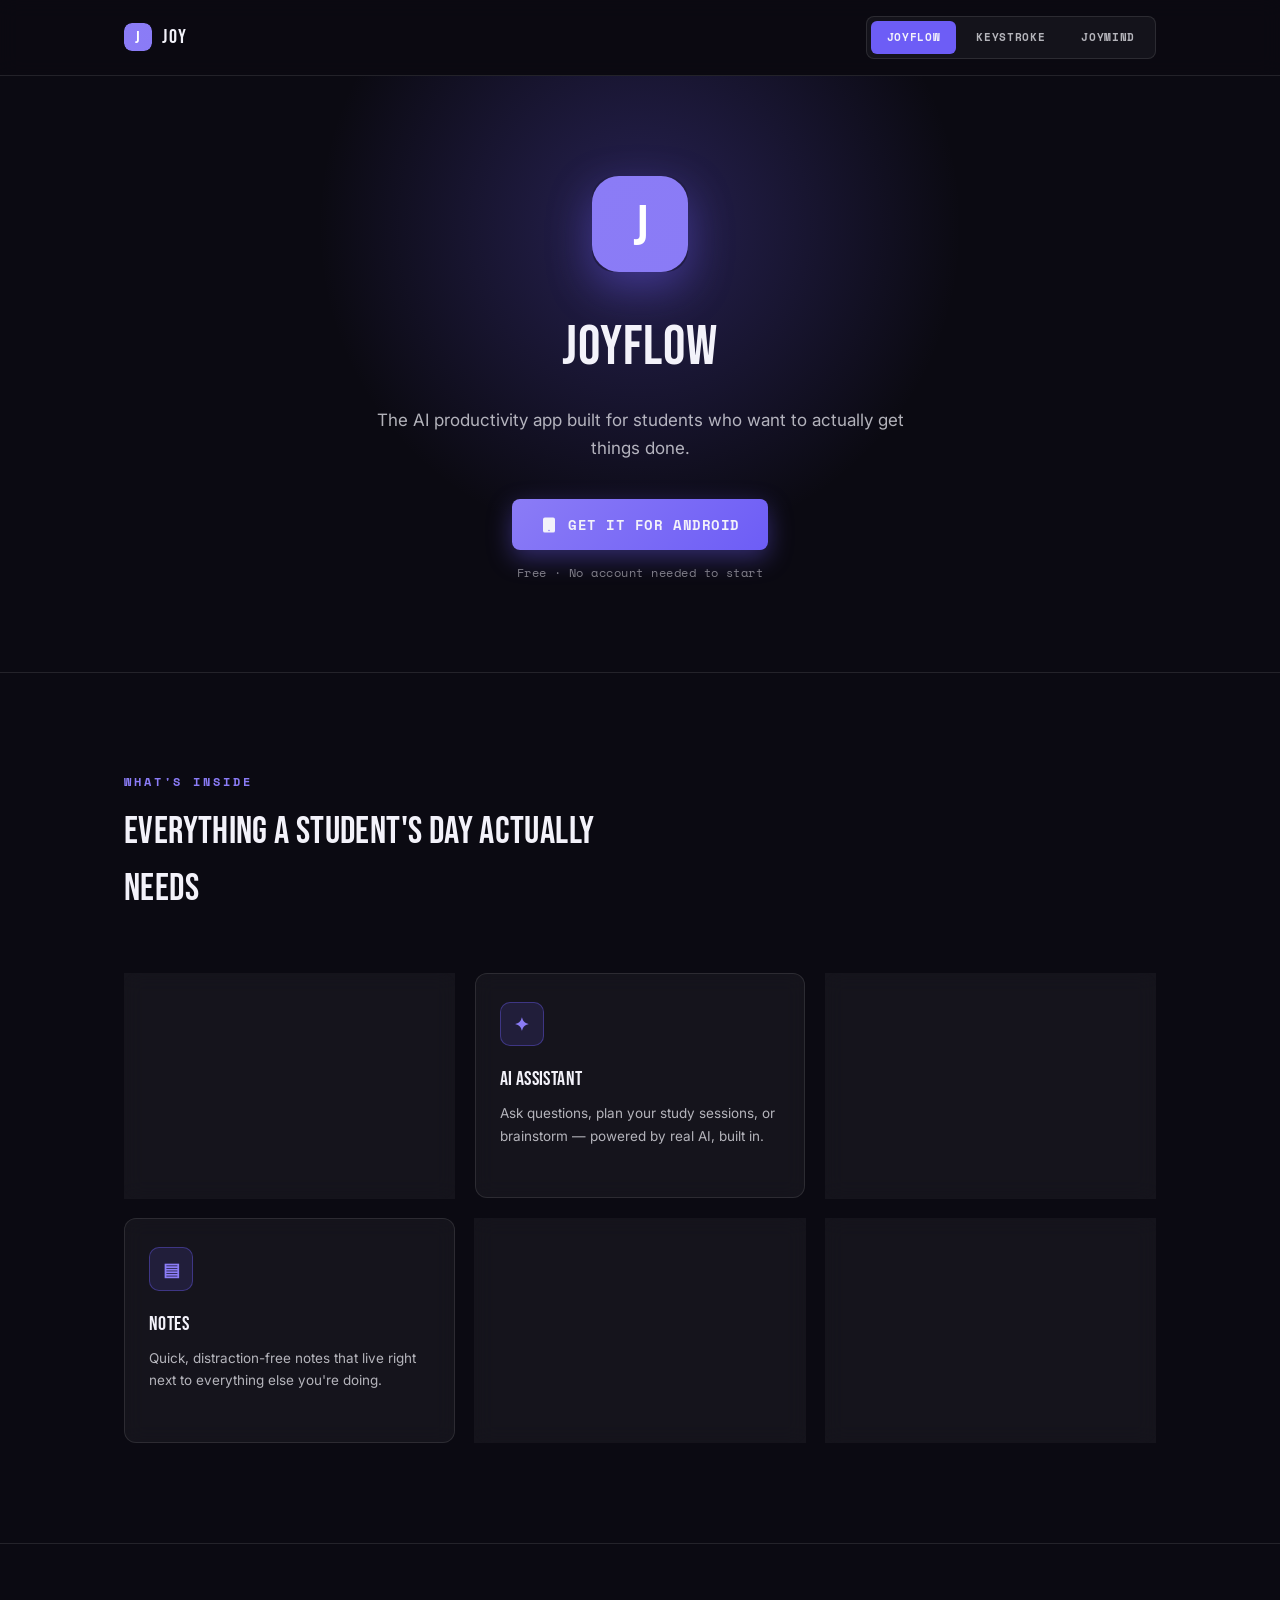
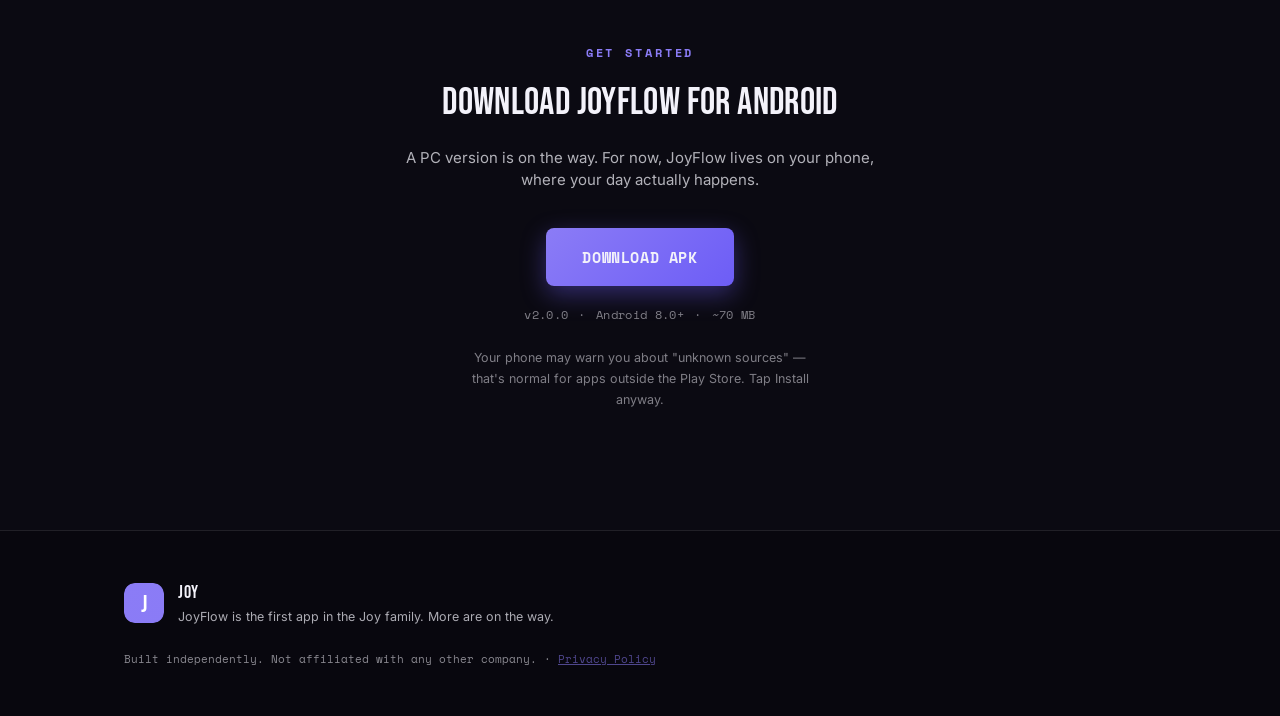
<file: index.html>
<!DOCTYPE html>
<html lang="en">
<head>
<meta charset="UTF-8">
<meta name="viewport" content="width=device-width, initial-scale=1.0">
<title>JoyFlow — AI Productivity, Built for Students</title>
<meta name="description" content="Download JoyFlow — a free AI-powered productivity app with tasks, planner, focus sounds, and more.">
<link rel="preconnect" href="https://fonts.googleapis.com">
<link rel="stylesheet" href="style.css">
</head>
<body>

<nav class="nav">
  <div class="nav-inner">
    <div class="brand">
      <svg viewBox="0 0 32 32" class="brand-icon" xmlns="http://www.w3.org/2000/svg">
        <defs>
          <linearGradient id="joyGrad" x1="0" y1="0" x2="32" y2="32">
            <stop offset="0%" stop-color="#8B7CF6"/>
            <stop offset="100%" stop-color="#6D5DF6"/>
          </linearGradient>
        </defs>
        <rect width="32" height="32" rx="9" fill="url(#joyGrad)"/>
        <text x="16" y="23" text-anchor="middle" font-family="'Bebas Neue', sans-serif" font-size="19" fill="#fff">J</text>
      </svg>
      <span>Joy</span>
    </div>
    <div class="nav-tabs">
  <a href="index.html" class="nav-tab active">JoyFlow</a>
  <a href="keystroke.html" class="nav-tab">Keystroke</a>
  <a href="joymind.html" class="nav-tab">JoyMind</a>
</div>
</nav>

<header class="hero">
  <div class="hero-glow" aria-hidden="true"></div>
  <div class="hero-inner">
    <svg viewBox="0 0 32 32" class="hero-icon" xmlns="http://www.w3.org/2000/svg">
      <defs>
        <linearGradient id="joyGrad2" x1="0" y1="0" x2="32" y2="32">
          <stop offset="0%" stop-color="#8B7CF6"/>
          <stop offset="100%" stop-color="#6D5DF6"/>
        </linearGradient>
      </defs>
      <rect width="32" height="32" rx="9" fill="url(#joyGrad2)"/>
      <text x="16" y="23" text-anchor="middle" font-family="'Bebas Neue', sans-serif" font-size="19" fill="#fff">J</text>
    </svg>
    <h1>JoyFlow</h1>
    <p class="hero-tagline">The AI productivity app built for students who want to actually get things done.</p>
    <div class="hero-actions">
      <a href="#download" class="btn btn-primary">
        <svg width="18" height="18" viewBox="0 0 24 24" fill="none"><path d="M17.5 2h-11A2.5 2.5 0 0 0 4 4.5v15A2.5 2.5 0 0 0 6.5 22h11a2.5 2.5 0 0 0 2.5-2.5v-15A2.5 2.5 0 0 0 17.5 2ZM12 20.25a1 1 0 1 1 0-2 1 1 0 0 1 0 2Z" fill="currentColor"/></svg>
        Get it for Android
      </a>
      <span class="hero-note">Free · No account needed to start</span>
    </div>
  </div>
</header>

<main>

  <section class="features" aria-label="Features">
    <div class="section-inner">
      <p class="eyebrow">What's inside</p>
      <h2>Everything a student's day actually needs</h2>

      <div class="feature-grid">
        <article class="feature-card">
          <div class="feature-icon" style="--icon-bg: rgba(109,93,246,0.14)">✓</div>
          <h3>Tasks & Planner</h3>
          <p>Real to-dos and a real calendar — create, edit, and track your day without the clutter.</p>
        </article>

        <article class="feature-card">
          <div class="feature-icon" style="--icon-bg: rgba(109,93,246,0.14)">✦</div>
          <h3>AI Assistant</h3>
          <p>Ask questions, plan your study sessions, or brainstorm — powered by real AI, built in.</p>
        </article>

        <article class="feature-card">
          <div class="feature-icon" style="--icon-bg: rgba(109,93,246,0.14)">♫</div>
          <h3>JoyAmbients</h3>
          <p>Rain, ocean, night, white noise — four focus sounds that keep playing while you work.</p>
        </article>

        <article class="feature-card">
          <div class="feature-icon" style="--icon-bg: rgba(109,93,246,0.14)">▤</div>
          <h3>Notes</h3>
          <p>Quick, distraction-free notes that live right next to everything else you're doing.</p>
        </article>

        <article class="feature-card">
          <div class="feature-icon" style="--icon-bg: rgba(109,93,246,0.14)">◷</div>
          <h3>Screen Time</h3>
          <p>An honest look at how you're spending your day — good, moderate, or high usage, at a glance.</p>
        </article>

        <article class="feature-card">
          <div class="feature-icon" style="--icon-bg: rgba(109,93,246,0.14)">▣</div>
          <h3>My Apps</h3>
          <p>Pin your five most-used apps right on the home screen — one tap, no hunting.</p>
        </article>
      </div>
    </div>
  </section>

  <section id="download" class="download" aria-label="Download">
    <div class="section-inner download-inner">
      <p class="eyebrow">Get started</p>
      <h2>Download JoyFlow for Android</h2>
      <p class="download-sub">A PC version is on the way. For now, JoyFlow lives on your phone, where your day actually happens.</p>

      <a href="https://github.com/vishwakarmarina/JoyFlow/releases/download/v2.1/app-release.apk" class="btn btn-primary btn-large" download>
        Download APK
      </a>

      <div class="download-meta">
        <span>v2.0.0</span>
        <span aria-hidden="true">·</span>
        <span>Android 8.0+</span>
        <span aria-hidden="true">·</span>
        <span>~70 MB</span>
      </div>

      <p class="download-hint">
        Your phone may warn you about "unknown sources" — that's normal for apps outside the Play Store. Tap Install anyway.
      </p>
    </div>
  </section>

</main>

<footer class="footer">
  <div class="section-inner footer-inner">
    <div class="footer-brand">
      <svg viewBox="0 0 32 32" class="footer-icon" xmlns="http://www.w3.org/2000/svg">
        <defs>
          <linearGradient id="joyGrad3" x1="0" y1="0" x2="32" y2="32">
            <stop offset="0%" stop-color="#8B7CF6"/>
            <stop offset="100%" stop-color="#6D5DF6"/>
          </linearGradient>
        </defs>
        <rect width="32" height="32" rx="9" fill="url(#joyGrad3)"/>
        <text x="16" y="23" text-anchor="middle" font-family="'Bebas Neue', sans-serif" font-size="19" fill="#fff">J</text>
      </svg>
      <div>
        <p class="footer-title">Joy</p>
        <p class="footer-sub">JoyFlow is the first app in the Joy family. More are on the way.</p>
      </div>
    </div>
    <p class="footer-copy">Built independently. Not affiliated with any other company. · <a href="privacy.html" style="color: var(--text-tertiary);">Privacy Policy</a></p>
  </div>
</footer>

</body>
</html>
</file>
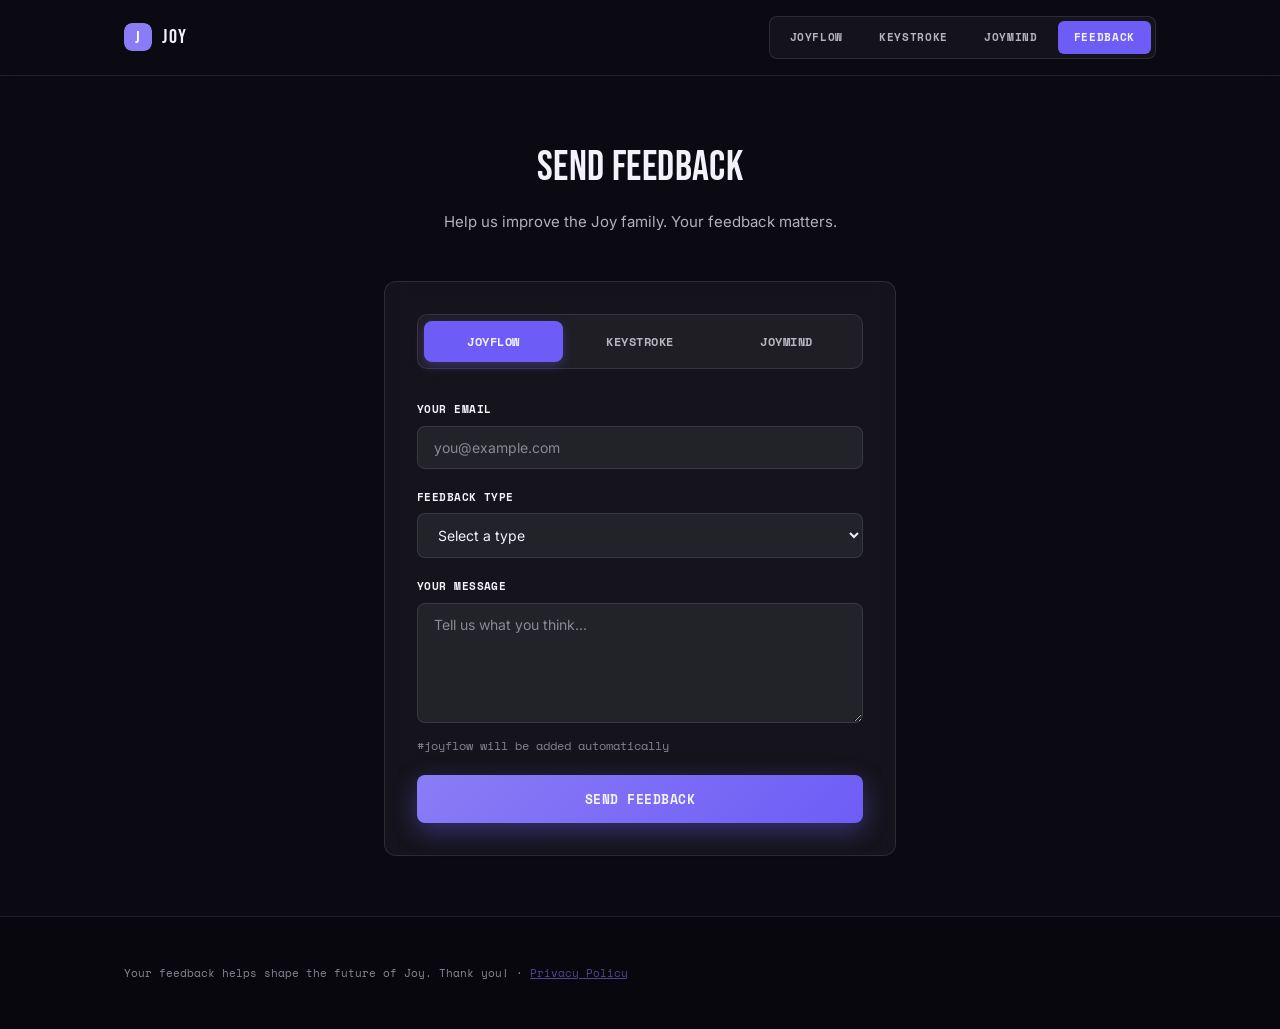
<file: feedback.html>
<!DOCTYPE html>
<html lang="en">
<head>
<meta charset="UTF-8">
<meta name="viewport" content="width=device-width, initial-scale=1.0">
<title>Feedback — Joy</title>
<meta name="description" content="Send feedback about JoyFlow, Keystroke, or JoyMind.">
<link rel="preconnect" href="https://fonts.googleapis.com">
<link rel="stylesheet" href="style.css">
<style>
  .feedback-page-container {
    max-width: 560px;
    margin: 60px auto;
    padding: 0 24px;
  }

  .feedback-header {
    text-align: center;
    margin-bottom: 48px;
  }

  .feedback-header h1 {
    font-family: 'Bebas Neue', sans-serif;
    font-size: 42px;
    font-weight: 400;
    letter-spacing: 0.01em;
    margin-bottom: 12px;
  }

  .feedback-header p {
    color: var(--text-secondary);
    font-size: 15px;
  }

  .feedback-tabs {
    display: flex;
    gap: 8px;
    margin-bottom: 32px;
    background: var(--paper);
    border: 1px solid var(--glass-border);
    border-radius: 10px;
    padding: 6px;
  }

  .feedback-tab {
    flex: 1;
    text-align: center;
    padding: 12px 16px;
    border: none;
    background: transparent;
    color: var(--text-secondary);
    font-family: 'Space Mono', monospace;
    font-size: 12px;
    font-weight: 700;
    letter-spacing: 0.04em;
    text-transform: uppercase;
    border-radius: 8px;
    cursor: pointer;
    transition: all 0.2s ease;
  }

  .feedback-tab:hover {
    color: var(--white);
  }

  .feedback-tab.active {
    background: var(--purple);
    color: var(--white);
    box-shadow: 0 4px 12px rgba(109,93,246,0.3);
  }

  .feedback-form {
    background: var(--glass-fill);
    border: 1px solid var(--glass-border);
    border-radius: 12px;
    padding: 32px;
    backdrop-filter: blur(10px);
  }

  .form-group {
    margin-bottom: 20px;
  }

  .form-group:last-child {
    margin-bottom: 0;
  }

  .form-label {
    display: block;
    color: var(--white);
    font-family: 'Space Mono', monospace;
    font-size: 11px;
    font-weight: 700;
    letter-spacing: 0.04em;
    text-transform: uppercase;
    margin-bottom: 8px;
  }

  .form-input,
  .form-textarea {
    width: 100%;
    padding: 12px 16px;
    background: rgba(255,255,255,0.06);
    border: 1px solid var(--glass-border);
    border-radius: 8px;
    color: var(--white);
    font-family: 'Inter', -apple-system, sans-serif;
    font-size: 14px;
    transition: border-color 0.2s ease;
  }

  .form-input:focus,
  .form-textarea:focus {
    outline: none;
    border-color: var(--purple);
  }

  .form-input::placeholder,
  .form-textarea::placeholder {
    color: var(--text-tertiary);
  }

  .form-textarea {
    resize: vertical;
    min-height: 120px;
    font-family: 'Inter', -apple-system, sans-serif;
  }

  .hashtag-hint {
    font-size: 12px;
    color: var(--text-tertiary);
    margin-top: 8px;
    font-family: 'Space Mono', monospace;
  }

  .submit-btn {
    width: 100%;
    padding: 14px 24px;
    background: linear-gradient(135deg, var(--purple-light), var(--purple));
    border: none;
    border-radius: 8px;
    color: var(--white);
    font-family: 'Space Mono', monospace;
    font-size: 13px;
    font-weight: 700;
    letter-spacing: 0.04em;
    text-transform: uppercase;
    cursor: pointer;
    transition: transform 0.15s ease, box-shadow 0.15s ease;
    box-shadow: 0 8px 24px rgba(109,93,246,0.4);
  }

  .submit-btn:hover:not(:disabled) {
    transform: translateY(-2px);
    box-shadow: 0 12px 36px rgba(109,93,246,0.55);
  }

  .submit-btn:disabled {
    opacity: 0.6;
    cursor: not-allowed;
  }

  .success-message, .error-message {
    display: none;
    padding: 14px 16px;
    border-radius: 8px;
    text-align: center;
    font-size: 13px;
    font-family: 'Inter', -apple-system, sans-serif;
    margin-bottom: 16px;
    animation: fadeIn 0.3s ease;
  }

  .success-message {
    background: rgba(76,63,209,0.15);
    border: 1px solid rgba(139,124,246,0.3);
    color: var(--purple-light);
  }

  .error-message {
    background: rgba(220,38,38,0.15);
    border: 1px solid rgba(220,38,38,0.3);
    color: #fca5a5;
  }

  .success-message.show, .error-message.show {
    display: block;
  }

  @keyframes fadeIn {
    from { opacity: 0; }
    to { opacity: 1; }
  }

  @media (max-width: 600px) {
    .feedback-page-container {
      margin: 40px auto;
    }

    .feedback-header h1 {
      font-size: 32px;
    }

    .feedback-form {
      padding: 24px;
    }

    .feedback-tabs {
      flex-wrap: wrap;
    }

    .feedback-tab {
      flex: 1;
      min-width: 90px;
    }
  }
</style>
</head>
<body>

<nav class="nav">
  <div class="nav-inner">
    <div class="brand">
      <svg viewBox="0 0 32 32" class="brand-icon" xmlns="http://www.w3.org/2000/svg">
        <defs>
          <linearGradient id="joyGrad" x1="0" y1="0" x2="32" y2="32">
            <stop offset="0%" stop-color="#8B7CF6"/>
            <stop offset="100%" stop-color="#6D5DF6"/>
          </linearGradient>
        </defs>
        <rect width="32" height="32" rx="9" fill="url(#joyGrad)"/>
        <text x="16" y="23" text-anchor="middle" font-family="'Bebas Neue', sans-serif" font-size="19" fill="#fff">J</text>
      </svg>
      <span>Joy</span>
    </div>
    <div class="nav-tabs">
      <a href="index.html" class="nav-tab">JoyFlow</a>
      <a href="keystroke.html" class="nav-tab">Keystroke</a>
      <a href="joymind.html" class="nav-tab">JoyMind</a>
      <a href="feedback.html" class="nav-tab active">Feedback</a>
    </div>
  </div>
</nav>

<div class="feedback-page-container">
  <div class="feedback-header">
    <h1>Send Feedback</h1>
    <p>Help us improve the Joy family. Your feedback matters.</p>
  </div>

  <div class="feedback-form">
    <div class="success-message" id="successMessage">✓ Feedback sent! Thank you for helping us improve.</div>
    <div class="error-message" id="errorMessage">✗ Error sending feedback. Please try again.</div>

    <div class="feedback-tabs">
      <button class="feedback-tab active" data-product="joyflow">JoyFlow</button>
      <button class="feedback-tab" data-product="keystroke">Keystroke</button>
      <button class="feedback-tab" data-product="joymind">JoyMind</button>
    </div>

    <form id="feedbackForm" method="POST" action="https://formspree.io/f/mgvvnwvn">
      <input type="hidden" name="product" id="productInput" value="joyflow">
      
      <div class="form-group">
        <label class="form-label">Your Email</label>
        <input type="email" class="form-input" name="email" placeholder="you@example.com" required>
      </div>

      <div class="form-group">
        <label class="form-label">Feedback Type</label>
        <select class="form-input" name="feedback_type" required style="cursor: pointer;">
          <option value="">Select a type</option>
          <option value="bug">Bug Report</option>
          <option value="feature">Feature Request</option>
          <option value="improvement">Improvement</option>
          <option value="general">General Feedback</option>
        </select>
      </div>

      <div class="form-group">
        <label class="form-label">Your Message</label>
        <textarea class="form-textarea" name="message" placeholder="Tell us what you think..." required></textarea>
        <div class="hashtag-hint" id="hashtag">#joyflow will be added automatically</div>
      </div>

      <button type="submit" class="submit-btn" id="submitBtn">Send Feedback</button>
    </form>
  </div>
</div>

<footer class="footer" style="margin-top: 60px;">
  <div class="section-inner footer-inner">
    <p class="footer-copy">Your feedback helps shape the future of Joy. Thank you! · <a href="privacy.html" style="color: var(--text-tertiary);">Privacy Policy</a></p>
  </div>
</footer>

<script>
  const feedbackTabs = document.querySelectorAll('.feedback-tab');
  const feedbackForm = document.getElementById('feedbackForm');
  const productInput = document.getElementById('productInput');
  const hashtagHint = document.getElementById('hashtag');
  const messageInput = feedbackForm.querySelector('textarea[name="message"]');
  let selectedProduct = 'joyflow';

  // Tab switching
  feedbackTabs.forEach(tab => {
    tab.addEventListener('click', () => {
      feedbackTabs.forEach(t => t.classList.remove('active'));
      tab.classList.add('active');
      selectedProduct = tab.dataset.product;
      productInput.value = selectedProduct;
      
      const productNames = {
        'joyflow': '#joyflow',
        'keystroke': '#keystroke',
        'joymind': '#joymind'
      };
      hashtagHint.textContent = `${productNames[selectedProduct]} will be added automatically`;
    });
  });

  // Add hashtag before form submission
  feedbackForm.addEventListener('submit', (e) => {
    const currentMessage = messageInput.value;
    if (!currentMessage.includes(`#${selectedProduct}`)) {
      messageInput.value = `${currentMessage}\n\n#${selectedProduct}`;
    }
  });
</script>

</body>
</html>
</file>
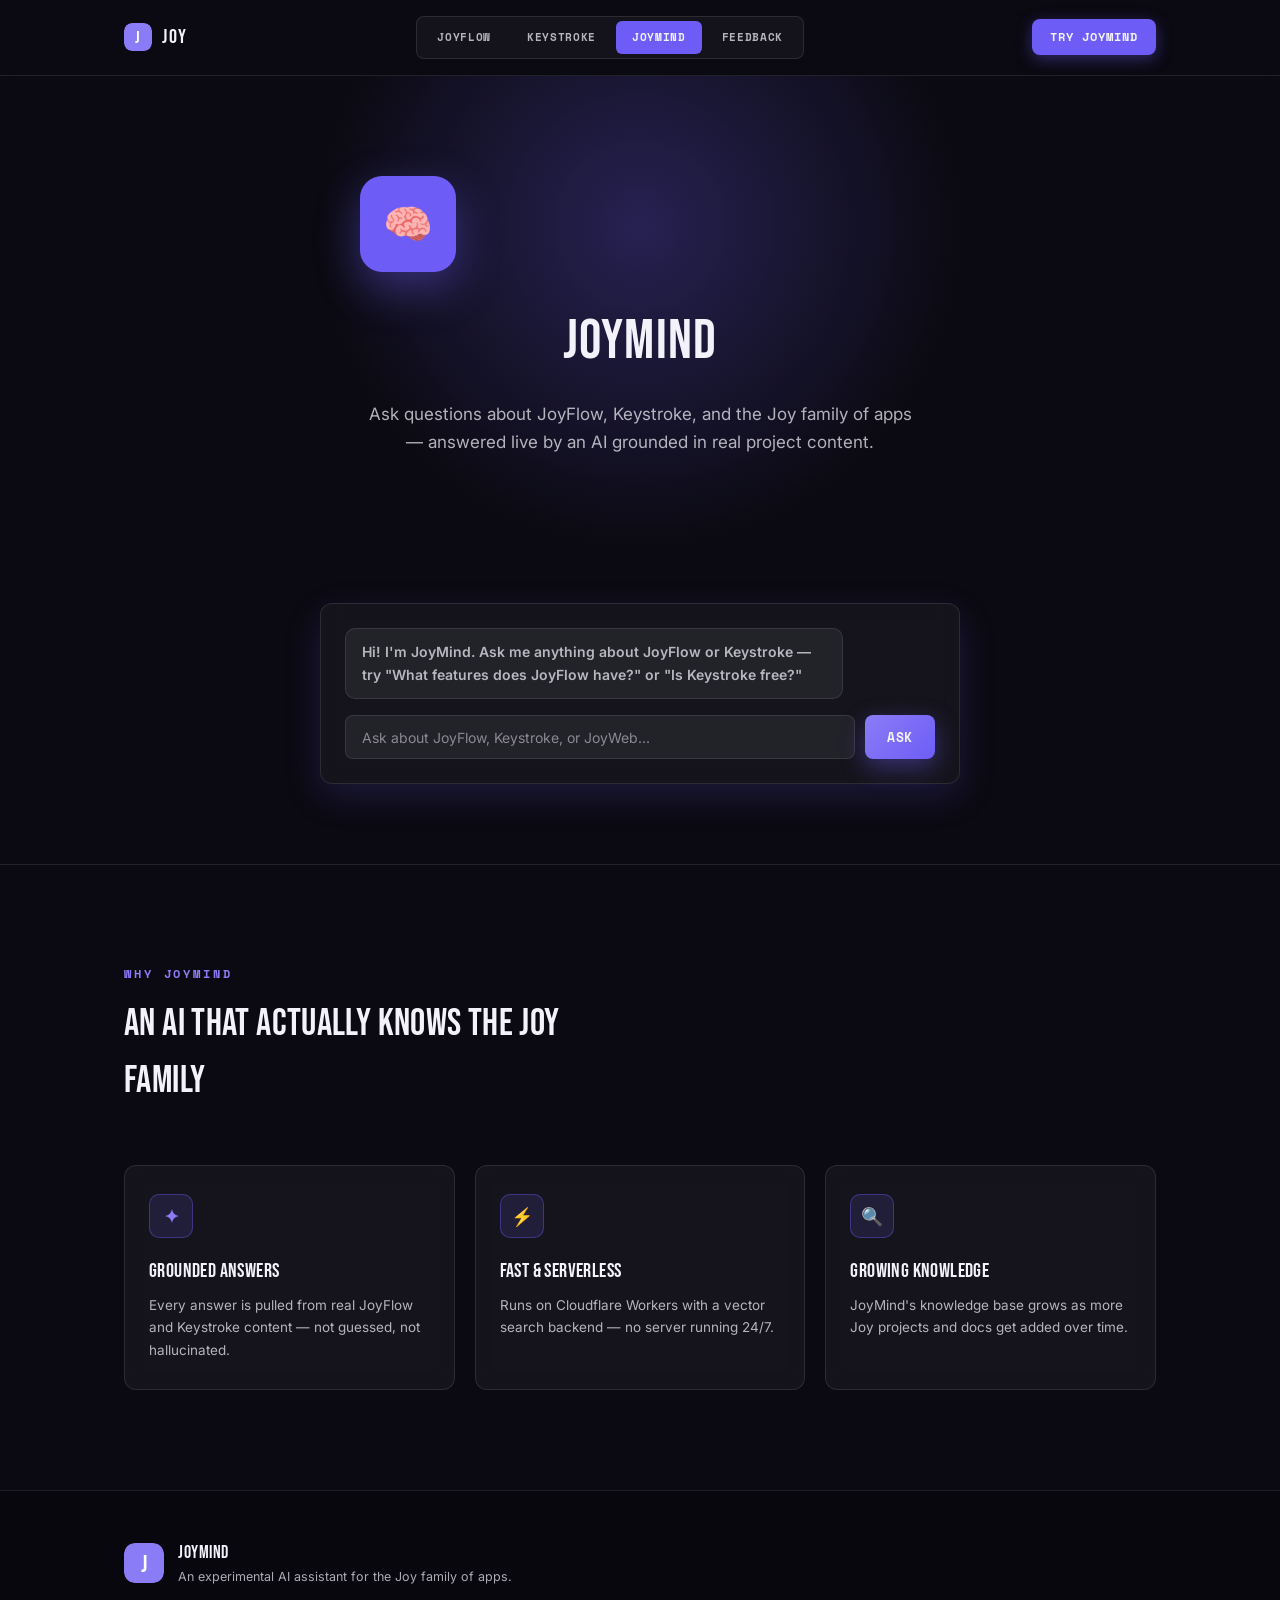
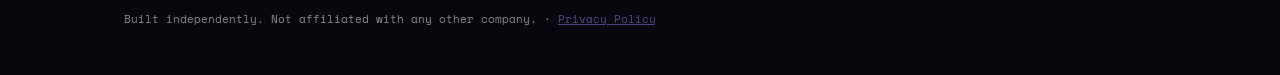
<file: joymind.html>
<!DOCTYPE html>
<html lang="en">
<head>
<meta charset="UTF-8">
<meta name="viewport" content="width=device-width, initial-scale=1.0">
<title>JoyMind — Ask About Navin's Projects</title>
<link rel="preconnect" href="https://fonts.googleapis.com">
<link rel="preconnect" href="https://fonts.gstatic.com" crossorigin>
<link href="https://fonts.googleapis.com/css2?family=Inter:wght@600&display=swap" rel="stylesheet">
<link rel="stylesheet" href="style.css">

<!-- New: bold simple font + word-by-word reveal for bot answers.
     Placed after style.css so it overrides earlier rules. -->
<style>
  .chat-message-bot {
    font-family: "Inter", system-ui, -apple-system, "Segoe UI", sans-serif;
    font-weight: 600;
    white-space: pre-wrap; /* keeps line breaks from the answer */
  }

  /* Each word starts invisible and slightly low, then fades up into place */
  .word {
    display: inline-block;
    opacity: 0;
    transform: translateY(6px);
    animation: wordIn 0.4s ease forwards;
  }
  @keyframes wordIn {
    to { opacity: 1; transform: translateY(0); }
  }

  /* Gentle pulse while waiting for the Worker */
  .chat-message-bot.thinking {
    animation: thinkingPulse 1.2s ease-in-out infinite;
  }
  @keyframes thinkingPulse {
    0%, 100% { opacity: 0.45; }
    50% { opacity: 1; }
  }

  /* Respect people who turn off motion on their device */
  @media (prefers-reduced-motion: reduce) {
    .word { animation: none; opacity: 1; transform: none; }
    .chat-message-bot.thinking { animation: none; }
  }
</style>
</head>
<body>

<nav class="nav">
  <div class="nav-inner">
    <div class="brand">
      <svg viewBox="0 0 32 32" class="brand-icon" xmlns="http://www.w3.org/2000/svg">
        <defs>
          <linearGradient id="joyGrad" x1="0" y1="0" x2="32" y2="32">
            <stop offset="0%" stop-color="#8B7CF6"/>
            <stop offset="100%" stop-color="#6D5DF6"/>
          </linearGradient>
        </defs>
        <rect width="32" height="32" rx="9" fill="url(#joyGrad)"/>
        <text x="16" y="23" text-anchor="middle" font-family="'Bebas Neue', sans-serif" font-size="19" fill="#fff">J</text>
      </svg>
      <span>Joy</span>
    </div>
    <div class="nav-tabs">
      <a href="index.html" class="nav-tab">JoyFlow</a>
      <a href="keystroke.html" class="nav-tab">Keystroke</a>
      <a href="joymind.html" class="nav-tab active">JoyMind</a>
      <a href="feedback.html" class="nav-tab">Feedback</a>
    </div>
    <a href="#chat" class="nav-cta">Try JoyMind</a>
  </div>
</nav>

<header class="hero">
  <div class="hero-glow"></div>
  <div class="hero-inner">
    <div class="hero-icon" style="background: var(--purple); display:flex; align-items:center; justify-content:center; font-size:40px;">🧠</div>
    <h1>JoyMind</h1>
    <p class="hero-tagline">
      Ask questions about JoyFlow, Keystroke, and the Joy family of apps — answered live by an AI grounded in real project content.
    </p>
  </div>
</header>

<section class="chat-section" id="chat">
  <div class="section-inner">
    <div class="chat-container">
      <div class="chat-messages" id="chatMessages">
        <div class="chat-message chat-message-bot" id="greeting">Hi! I'm JoyMind. Ask me anything about JoyFlow or Keystroke — try "What features does JoyFlow have?" or "Is Keystroke free?"</div>
      </div>

      <form class="chat-input-row" id="chatForm">
        <input
          type="text"
          id="chatInput"
          class="chat-input"
          placeholder="Ask about JoyFlow, Keystroke, or JoyWeb..."
          autocomplete="off"
          required
        />
        <button type="submit" class="btn btn-primary chat-send-btn" id="chatSendBtn">Ask</button>
      </form>
    </div>
  </div>
</section>

<section class="features">
  <div class="section-inner">
    <div class="eyebrow">Why JoyMind</div>
    <h2>An AI that actually knows the Joy family</h2>
    <div class="feature-grid">
      <div class="feature-card">
        <div class="feature-icon">✦</div>
        <h3>Grounded Answers</h3>
        <p>Every answer is pulled from real JoyFlow and Keystroke content — not guessed, not hallucinated.</p>
      </div>
      <div class="feature-card">
        <div class="feature-icon">⚡</div>
        <h3>Fast &amp; Serverless</h3>
        <p>Runs on Cloudflare Workers with a vector search backend — no server running 24/7.</p>
      </div>
      <div class="feature-card">
        <div class="feature-icon">🔍</div>
        <h3>Growing Knowledge</h3>
        <p>JoyMind's knowledge base grows as more Joy projects and docs get added over time.</p>
      </div>
    </div>
  </div>
</section>

<footer class="footer">
  <div class="section-inner footer-inner">
    <div class="footer-brand">
      <svg viewBox="0 0 32 32" class="footer-icon" xmlns="http://www.w3.org/2000/svg">
        <defs>
          <linearGradient id="joyGrad3" x1="0" y1="0" x2="32" y2="32">
            <stop offset="0%" stop-color="#8B7CF6"/>
            <stop offset="100%" stop-color="#6D5DF6"/>
          </linearGradient>
        </defs>
        <rect width="32" height="32" rx="9" fill="url(#joyGrad3)"/>
        <text x="16" y="23" text-anchor="middle" font-family="'Bebas Neue', sans-serif" font-size="19" fill="#fff">J</text>
      </svg>
      <div>
        <p class="footer-title">JoyMind</p>
        <p class="footer-sub">An experimental AI assistant for the Joy family of apps.</p>
      </div>
    </div>
    <p class="footer-copy">Built independently. Not affiliated with any other company. · <a href="privacy.html" style="color: var(--text-tertiary);">Privacy Policy</a></p>
  </div>
</footer>

<script>
const WORKER_URL = "https://joymind-worker.joyflow-navin.workers.dev/ask";

const chatMessages = document.getElementById("chatMessages");
const chatForm = document.getElementById("chatForm");
const chatInput = document.getElementById("chatInput");
const chatSendBtn = document.getElementById("chatSendBtn");

function addMessage(text, sender) {
  const msg = document.createElement("div");
  msg.className = `chat-message chat-message-${sender}`;
  msg.textContent = text;
  chatMessages.appendChild(msg);
  chatMessages.scrollTop = chatMessages.scrollHeight;
  return msg;
}

// Fills a bot bubble with the text, one word at a time, each word fading in.
// Uses textContent on every span (never innerHTML), so answers can't inject HTML.
function showAnswer(el, text) {
  el.textContent = "";
  el.classList.remove("thinking");

  // split(/(\s+)/) keeps the spaces and line breaks as their own pieces,
  // so the original spacing is preserved
  const parts = text.trim().split(/(\s+)/);
  let wordIndex = 0;

  parts.forEach((part) => {
    if (!part) return;

    if (/^\s+$/.test(part)) {
      el.appendChild(document.createTextNode(part));
      return;
    }

    const span = document.createElement("span");
    span.className = "word";
    span.textContent = part;
    // 40ms between words, capped at 1.5s so long answers don't drag
    span.style.animationDelay = Math.min(wordIndex * 40, 1500) + "ms";
    el.appendChild(span);
    wordIndex++;
  });

  chatMessages.scrollTop = chatMessages.scrollHeight;
}

// Animate the opening greeting once when the page loads
const greeting = document.getElementById("greeting");
showAnswer(greeting, greeting.textContent);

chatForm.addEventListener("submit", async (e) => {
  e.preventDefault();
  const question = chatInput.value.trim();
  if (!question) return;

  addMessage(question, "user");
  chatInput.value = "";
  chatSendBtn.disabled = true;

  const loadingMsg = addMessage("Thinking...", "bot");
  loadingMsg.classList.add("thinking");

  try {
    const res = await fetch(WORKER_URL, {
      method: "POST",
      headers: { "Content-Type": "application/json" },
      body: JSON.stringify({ question }),
    });

    if (!res.ok) throw new Error(`Request failed: ${res.status}`);

    const data = await res.json();
    showAnswer(loadingMsg, data.answer || "Sorry, I couldn't find an answer to that.");
  } catch (err) {
    showAnswer(loadingMsg, "Something went wrong reaching JoyMind. Please try again in a moment.");
    console.error(err);
  } finally {
    chatSendBtn.disabled = false;
    chatInput.focus();
  }
});
</script>

</body>
</html>
</file>
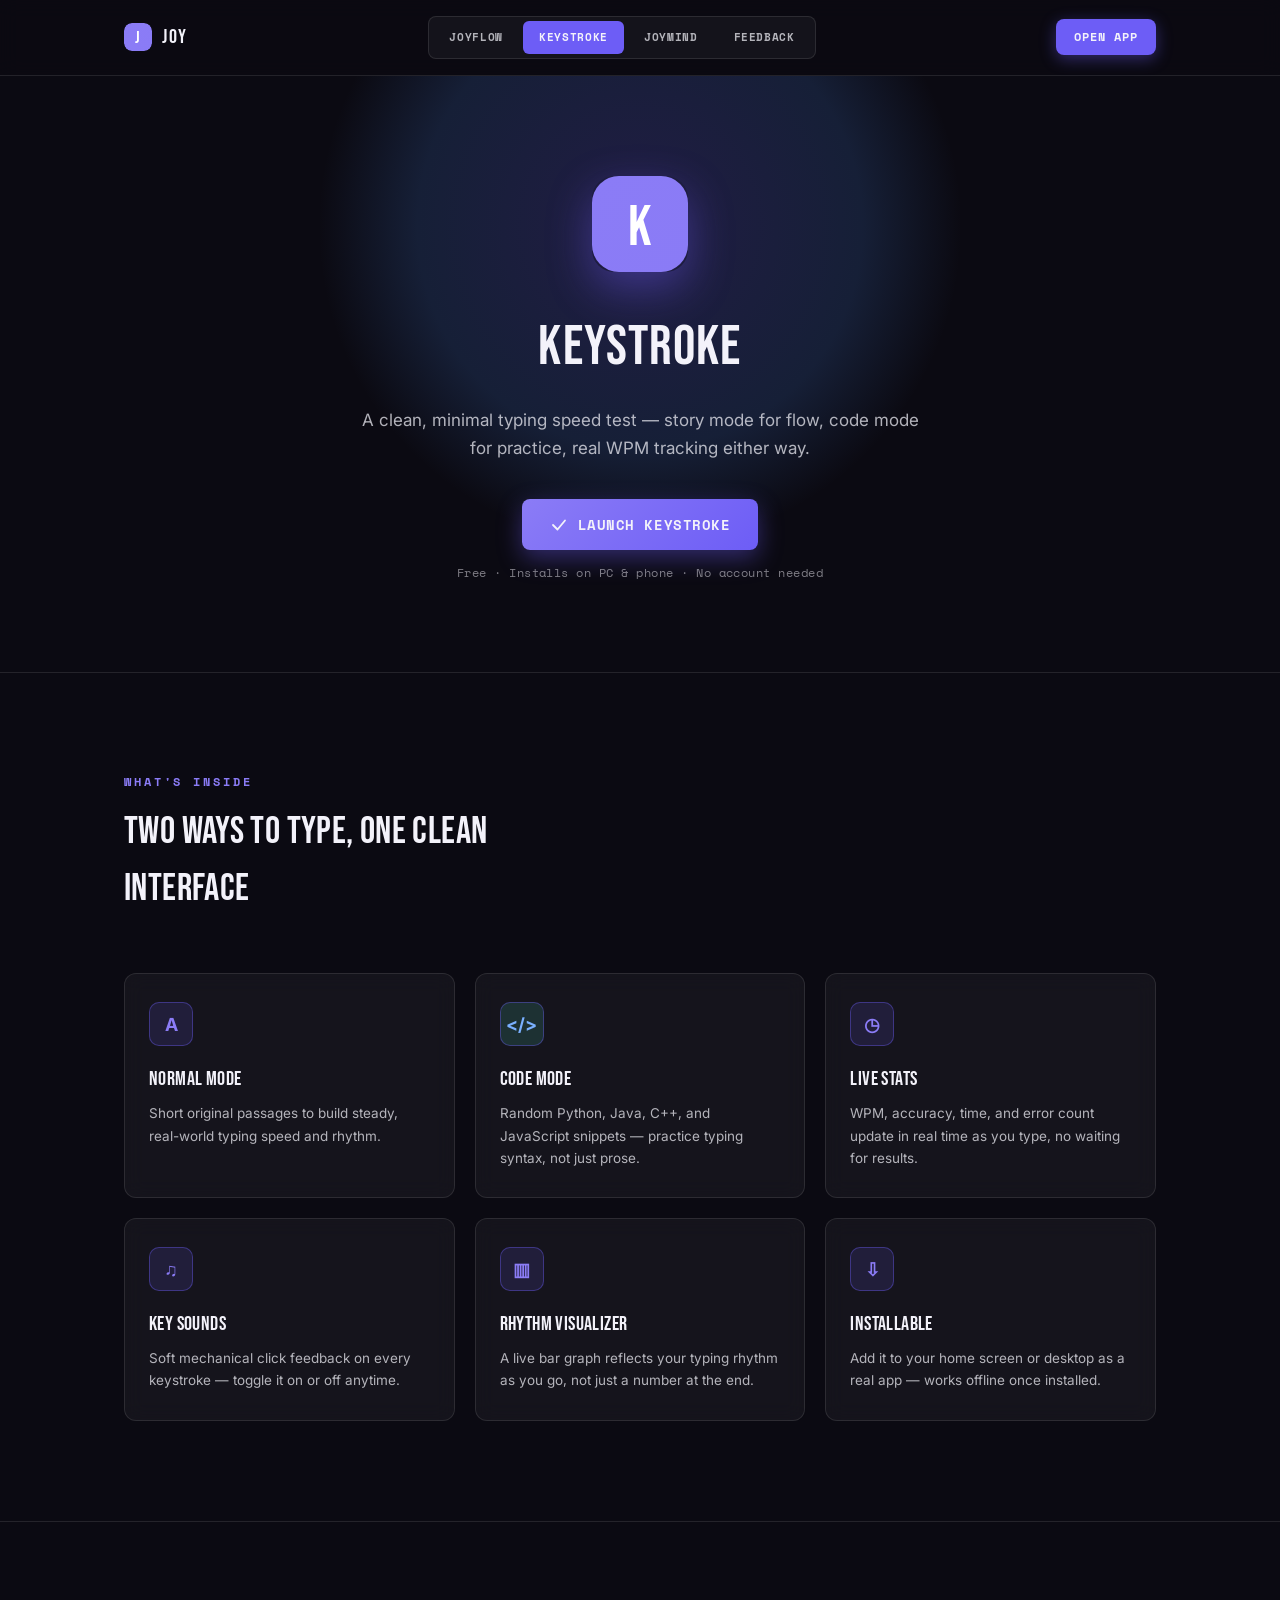
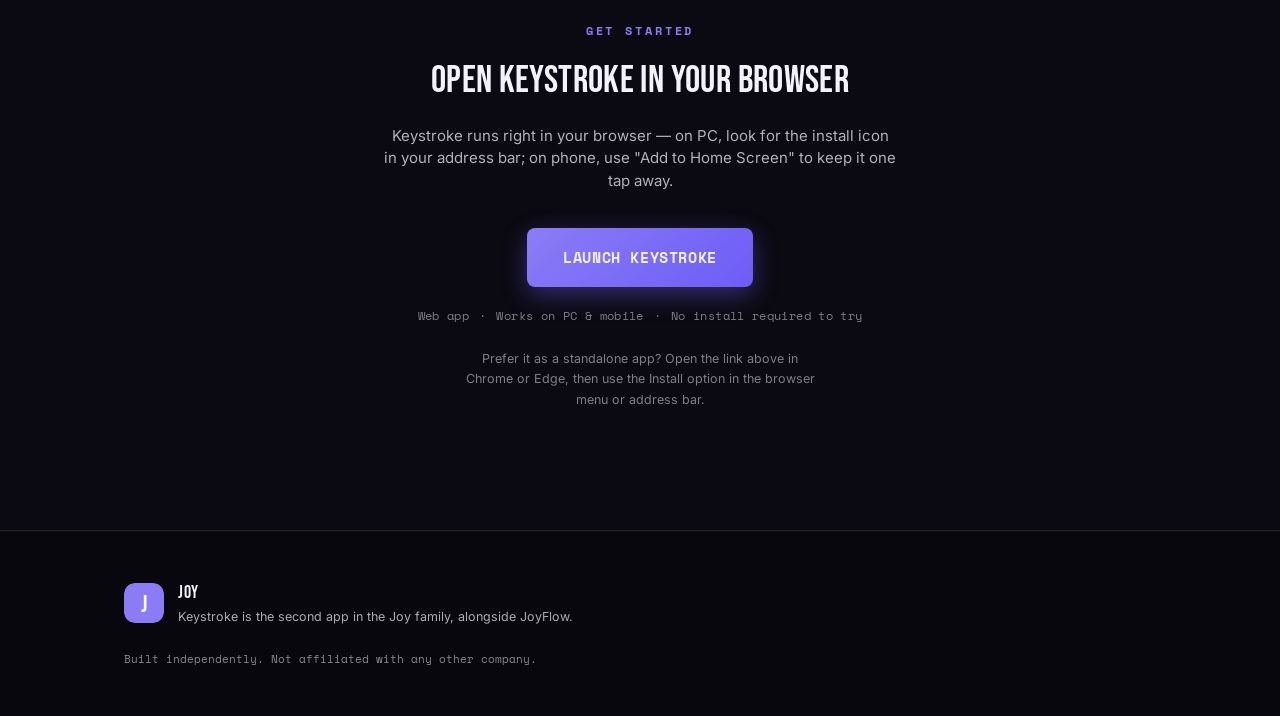
<file: keystroke.html>
<!DOCTYPE html>
<html lang="en">
<head>
<meta charset="UTF-8">
<meta name="viewport" content="width=device-width, initial-scale=1.0">
<title>Keystroke — Typing Speed Test</title>
<meta name="description" content="Keystroke — a minimal typing speed test with normal text and coding modes, live WPM tracking, and toggleable key sounds. Installs on PC and phone.">
<link rel="preconnect" href="https://fonts.googleapis.com">
<link rel="stylesheet" href="style.css">
</head>
<body>

<nav class="nav">
  <div class="nav-inner">
    <div class="brand">
      <svg viewBox="0 0 32 32" class="brand-icon" xmlns="http://www.w3.org/2000/svg">
        <defs>
          <linearGradient id="joyGrad" x1="0" y1="0" x2="32" y2="32">
            <stop offset="0%" stop-color="#8B7CF6"/>
            <stop offset="100%" stop-color="#6D5DF6"/>
          </linearGradient>
        </defs>
        <rect width="32" height="32" rx="9" fill="url(#joyGrad)"/>
        <text x="16" y="23" text-anchor="middle" font-family="'Bebas Neue', sans-serif" font-size="19" fill="#fff">J</text>
      </svg>
      <span>Joy</span>
    </div>
    <div class="nav-tabs">
      <a href="index.html" class="nav-tab">JoyFlow</a>
      <a href="keystroke.html" class="nav-tab active">Keystroke</a>
      <a href="joymind.html" class="nav-tab">JoyMind</a>
      <a href="feedback.html" class="nav-tab">Feedback</a>
    </div>
    <a href="#launch" class="nav-cta">Open App</a>
  </div>
</nav>

<header class="hero">
  <div class="hero-glow hero-glow-keystroke" aria-hidden="true"></div>
  <div class="hero-inner">
    <svg viewBox="0 0 32 32" class="hero-icon" xmlns="http://www.w3.org/2000/svg">
      <defs>
        <linearGradient id="joyGrad2" x1="0" y1="0" x2="32" y2="32">
          <stop offset="0%" stop-color="#8B7CF6"/>
          <stop offset="100%" stop-color="#6D5DF6"/>
        </linearGradient>
      </defs>
      <rect width="32" height="32" rx="9" fill="url(#joyGrad2)"/>
      <text x="16" y="23" text-anchor="middle" font-family="'Bebas Neue', sans-serif" font-size="19" fill="#fff">K</text>
    </svg>
    <h1>Keystroke</h1>
    <p class="hero-tagline">A clean, minimal typing speed test — story mode for flow, code mode for practice, real WPM tracking either way.</p>
    <div class="hero-actions">
      <a href="https://vishwakarmarina.github.io/KeyStroke/" class="btn btn-primary" target="_blank" rel="noopener">
        <svg width="18" height="18" viewBox="0 0 24 24" fill="none"><path d="M4 12l6 6L20 6" stroke="currentColor" stroke-width="2.4" stroke-linecap="round" stroke-linejoin="round"/></svg>
        Launch Keystroke
      </a>
      <span class="hero-note">Free · Installs on PC & phone · No account needed</span>
    </div>
  </div>
</header>

<main>

  <section class="features" aria-label="Features">
    <div class="section-inner">
      <p class="eyebrow">What's inside</p>
      <h2>Two ways to type, one clean interface</h2>

      <div class="feature-grid">
        <article class="feature-card">
          <div class="feature-icon" style="--icon-bg: rgba(109,93,246,0.14)">A</div>
          <h3>Normal Mode</h3>
          <p>Short original passages to build steady, real-world typing speed and rhythm.</p>
        </article>

        <article class="feature-card">
          <div class="feature-icon" style="--icon-bg: rgba(82,224,196,0.14); color: var(--cyan-light)">&lt;/&gt;</div>
          <h3>Code Mode</h3>
          <p>Random Python, Java, C++, and JavaScript snippets — practice typing syntax, not just prose.</p>
        </article>

        <article class="feature-card">
          <div class="feature-icon" style="--icon-bg: rgba(109,93,246,0.14)">◷</div>
          <h3>Live Stats</h3>
          <p>WPM, accuracy, time, and error count update in real time as you type, no waiting for results.</p>
        </article>

        <article class="feature-card">
          <div class="feature-icon" style="--icon-bg: rgba(109,93,246,0.14)">♫</div>
          <h3>Key Sounds</h3>
          <p>Soft mechanical click feedback on every keystroke — toggle it on or off anytime.</p>
        </article>

        <article class="feature-card">
          <div class="feature-icon" style="--icon-bg: rgba(109,93,246,0.14)">▥</div>
          <h3>Rhythm Visualizer</h3>
          <p>A live bar graph reflects your typing rhythm as you go, not just a number at the end.</p>
        </article>

        <article class="feature-card">
          <div class="feature-icon" style="--icon-bg: rgba(109,93,246,0.14)">⇩</div>
          <h3>Installable</h3>
          <p>Add it to your home screen or desktop as a real app — works offline once installed.</p>
        </article>
      </div>
    </div>
  </section>

  <section id="launch" class="download" aria-label="Launch">
    <div class="section-inner download-inner">
      <p class="eyebrow">Get started</p>
      <h2>Open Keystroke in your browser</h2>
      <p class="download-sub">Keystroke runs right in your browser — on PC, look for the install icon in your address bar; on phone, use "Add to Home Screen" to keep it one tap away.</p>

      <a href="https://vishwakarmarina.github.io/KeyStroke/" class="btn btn-primary btn-large" target="_blank" rel="noopener">
        Launch Keystroke
      </a>

      <div class="download-meta">
        <span>Web app</span>
        <span aria-hidden="true">·</span>
        <span>Works on PC & mobile</span>
        <span aria-hidden="true">·</span>
        <span>No install required to try</span>
      </div>

      <p class="download-hint">
        Prefer it as a standalone app? Open the link above in Chrome or Edge, then use the Install option in the browser menu or address bar.
      </p>
    </div>
  </section>

</main>

<footer class="footer">
  <div class="section-inner footer-inner">
    <div class="footer-brand">
      <svg viewBox="0 0 32 32" class="footer-icon" xmlns="http://www.w3.org/2000/svg">
        <defs>
          <linearGradient id="joyGrad3" x1="0" y1="0" x2="32" y2="32">
            <stop offset="0%" stop-color="#8B7CF6"/>
            <stop offset="100%" stop-color="#6D5DF6"/>
          </linearGradient>
        </defs>
        <rect width="32" height="32" rx="9" fill="url(#joyGrad3)"/>
        <text x="16" y="23" text-anchor="middle" font-family="'Bebas Neue', sans-serif" font-size="19" fill="#fff">J</text>
      </svg>
      <div>
        <p class="footer-title">Joy</p>
        <p class="footer-sub">Keystroke is the second app in the Joy family, alongside JoyFlow.</p>
      </div>
    </div>
    <p class="footer-copy">Built independently. Not affiliated with any other company.</p>
  </div>
</footer>

</body>
</html>
</file>
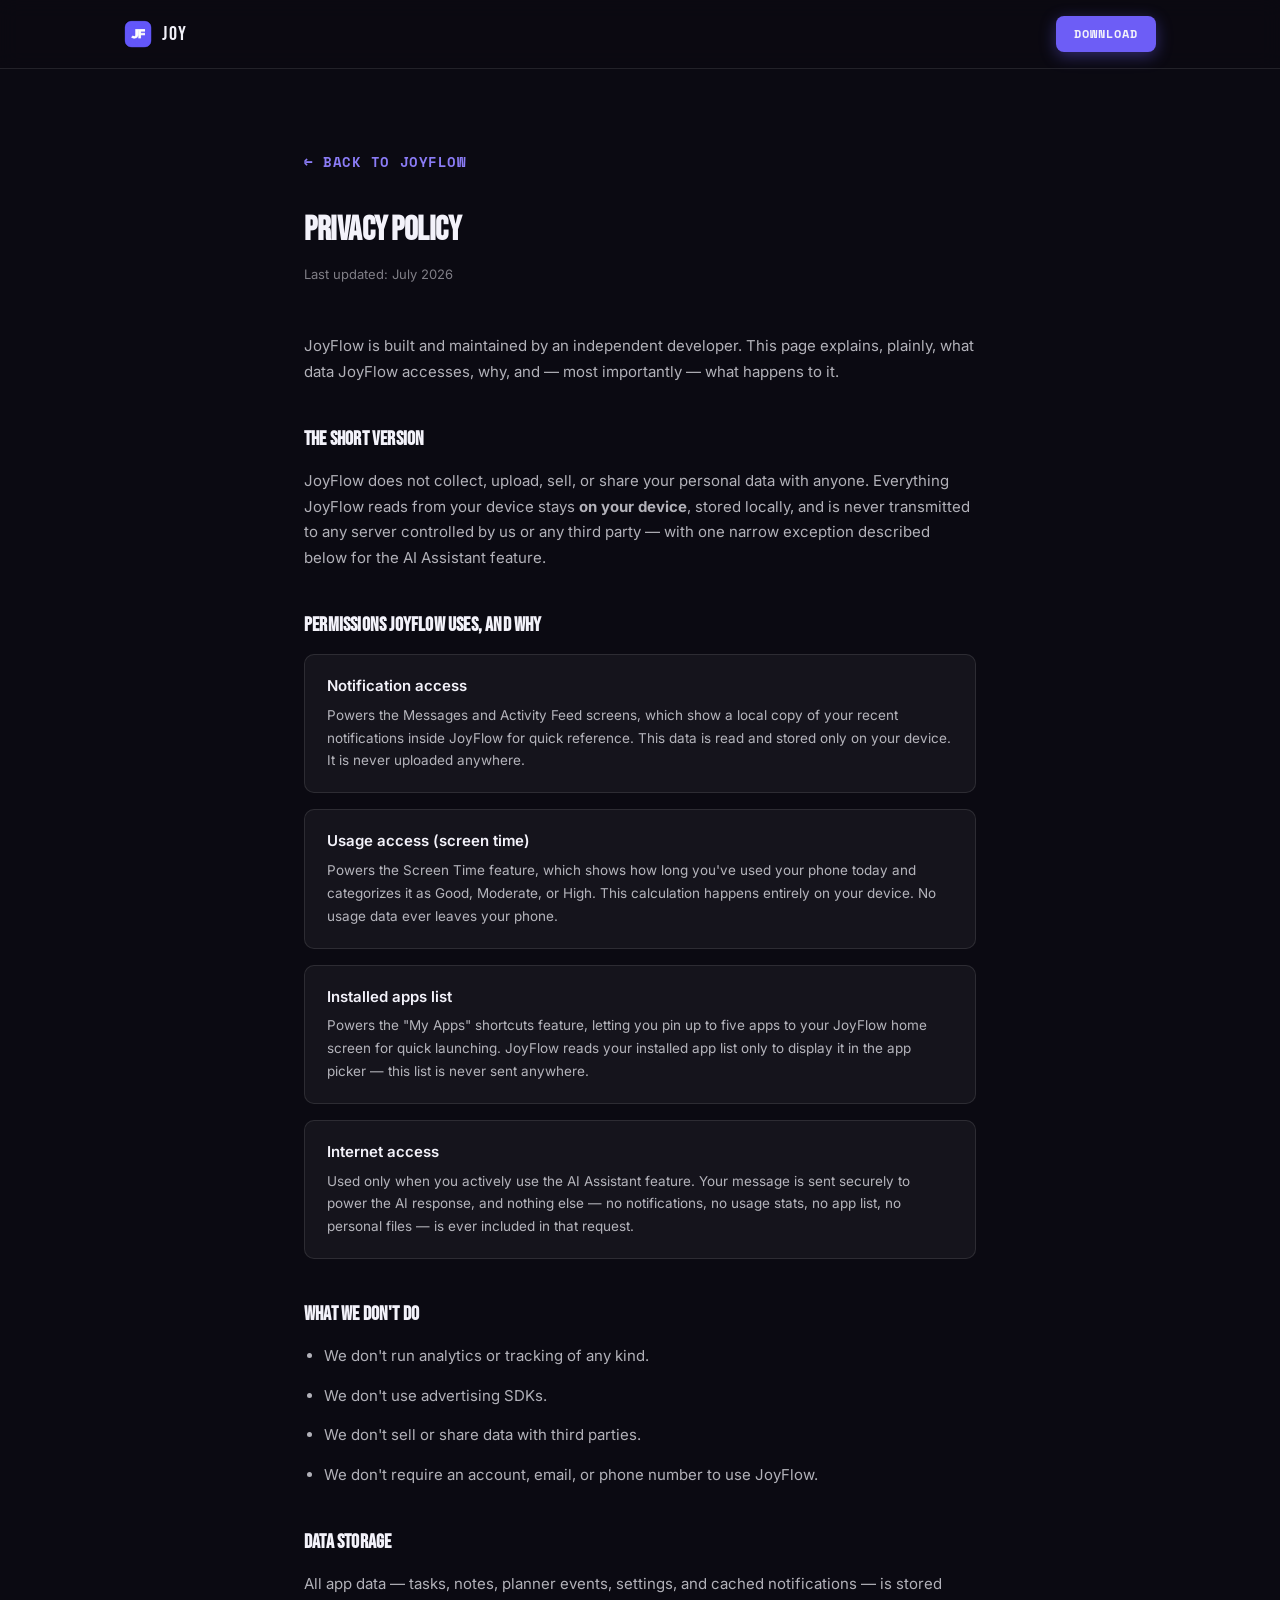
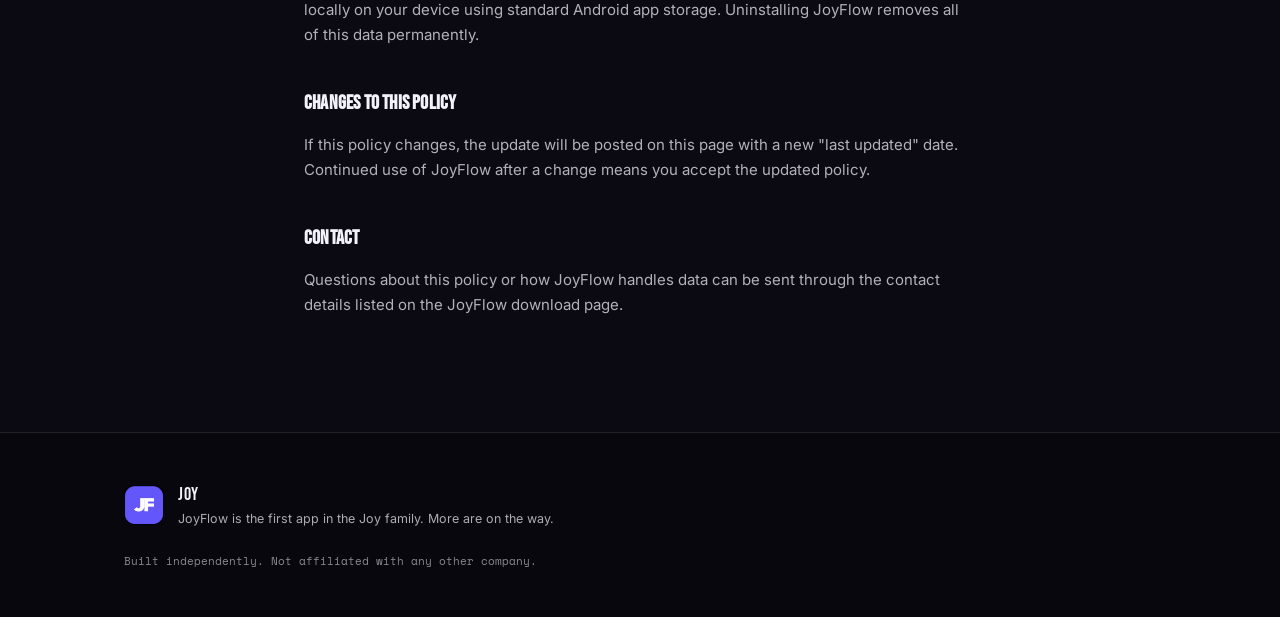
<file: privacy.html>
<!DOCTYPE html>
<html lang="en">
<head>
<meta charset="UTF-8">
<meta name="viewport" content="width=device-width, initial-scale=1.0">
<title>Privacy Policy — JoyFlow</title>
<link rel="preconnect" href="https://fonts.googleapis.com">
<link href="https://fonts.googleapis.com/css2?family=Inter:wght@400;500;600;700;800&display=swap" rel="stylesheet">
<link rel="stylesheet" href="style.css">
<style>
  .policy {
    max-width: 720px;
    margin: 0 auto;
    padding: 80px 24px 100px;
  }
  .policy h1 {
    font-size: 34px;
    font-weight: 800;
    letter-spacing: -0.5px;
    margin-bottom: 8px;
  }
  .policy .updated {
    color: var(--text-tertiary);
    font-size: 13px;
    margin-bottom: 48px;
  }
  .policy h2 {
    font-size: 20px;
    font-weight: 700;
    margin: 40px 0 14px;
  }
  .policy p, .policy li {
    color: var(--text-secondary);
    font-size: 15px;
    line-height: 1.7;
    margin-bottom: 14px;
  }
  .policy ul {
    padding-left: 20px;
    margin-bottom: 14px;
  }
  .permission-card {
    background: var(--glass-fill);
    border: 1px solid var(--glass-border);
    border-radius: 16px;
    padding: 20px 22px;
    margin-bottom: 16px;
  }
  .permission-card h3 {
    font-size: 15px;
    font-weight: 600;
    color: var(--white);
    margin-bottom: 6px;
  }
  .permission-card p {
    margin: 0;
    font-size: 13.5px;
  }
  .back-link {
    display: inline-block;
    color: var(--purple-light);
    text-decoration: none;
    font-size: 14px;
    font-weight: 600;
    margin-bottom: 32px;
  }
</style>
</head>
<body>

<nav class="nav">
  <div class="nav-inner">
    <div class="brand">
      <img src="assets/joyflow-icon.png" alt="" class="brand-icon">
      <span>Joy</span>
    </div>
    <a href="index.html#download" class="nav-cta">Download</a>
  </div>
</nav>

<main class="policy">
  <a href="index.html" class="back-link">← Back to JoyFlow</a>

  <h1>Privacy Policy</h1>
  <p class="updated">Last updated: July 2026</p>

  <p>
    JoyFlow is built and maintained by an independent developer. This page explains, plainly,
    what data JoyFlow accesses, why, and — most importantly — what happens to it.
  </p>

  <h2>The short version</h2>
  <p>
    JoyFlow does not collect, upload, sell, or share your personal data with anyone.
    Everything JoyFlow reads from your device stays <strong>on your device</strong>, stored locally,
    and is never transmitted to any server controlled by us or any third party — with one
    narrow exception described below for the AI Assistant feature.
  </p>

  <h2>Permissions JoyFlow uses, and why</h2>

  <div class="permission-card">
    <h3>Notification access</h3>
    <p>
      Powers the Messages and Activity Feed screens, which show a local copy of your recent
      notifications inside JoyFlow for quick reference. This data is read and stored only on
      your device. It is never uploaded anywhere.
    </p>
  </div>

  <div class="permission-card">
    <h3>Usage access (screen time)</h3>
    <p>
      Powers the Screen Time feature, which shows how long you've used your phone today and
      categorizes it as Good, Moderate, or High. This calculation happens entirely on your
      device. No usage data ever leaves your phone.
    </p>
  </div>

  <div class="permission-card">
    <h3>Installed apps list</h3>
    <p>
      Powers the "My Apps" shortcuts feature, letting you pin up to five apps to your JoyFlow
      home screen for quick launching. JoyFlow reads your installed app list only to display
      it in the app picker — this list is never sent anywhere.
    </p>
  </div>

  <div class="permission-card">
    <h3>Internet access</h3>
    <p>
      Used only when you actively use the AI Assistant feature. Your message is sent securely
      to power the AI response, and nothing else — no notifications, no usage stats, no app
      list, no personal files — is ever included in that request.
    </p>
  </div>

  <h2>What we don't do</h2>
  <ul>
    <li>We don't run analytics or tracking of any kind.</li>
    <li>We don't use advertising SDKs.</li>
    <li>We don't sell or share data with third parties.</li>
    <li>We don't require an account, email, or phone number to use JoyFlow.</li>
  </ul>

  <h2>Data storage</h2>
  <p>
    All app data — tasks, notes, planner events, settings, and cached notifications — is
    stored locally on your device using standard Android app storage. Uninstalling JoyFlow
    removes all of this data permanently.
  </p>

  <h2>Changes to this policy</h2>
  <p>
    If this policy changes, the update will be posted on this page with a new "last updated"
    date. Continued use of JoyFlow after a change means you accept the updated policy.
  </p>

  <h2>Contact</h2>
  <p>
    Questions about this policy or how JoyFlow handles data can be sent through the contact
    details listed on the JoyFlow download page.
  </p>
</main>

<footer class="footer">
  <div class="section-inner footer-inner">
    <div class="footer-brand">
      <img src="assets/joyflow-icon.png" alt="" class="footer-icon">
      <div>
        <p class="footer-title">Joy</p>
        <p class="footer-sub">JoyFlow is the first app in the Joy family. More are on the way.</p>
      </div>
    </div>
    <p class="footer-copy">Built independently. Not affiliated with any other company.</p>
  </div>
</footer>

</body>
</html>
</file>
<file: style.css>
@import url('https://fonts.googleapis.com/css2?family=Bebas+Neue&family=Inter:wght@400;500;600;700&family=Space+Mono:wght@400;700&display=swap');

* {
  margin: 0;
  padding: 0;
  box-sizing: border-box;
}

:root {
  /* ---- Joy dark-purple palette (same variable names as before, new values) ---- */
  --black: #0B0A12;              /* page background: near-black */
  --purple: #6D5DF6;             /* primary accent: Joy purple (matches logo) */
  --purple-light: #8B7CF6;       /* secondary accent: lighter purple */
  --purple-dark: #4C3FD1;        /* deep purple */
  --cyan: #4F8EF7;               /* secondary accent: soft blue */
  --cyan-light: #7AB0FF;
  --white: #F3F2FA;              /* main text/foreground on dark */
  --text-secondary: rgba(243,242,250,0.72);
  --text-tertiary: rgba(243,242,250,0.5);
  --glass-fill: rgba(255,255,255,0.045);   /* glass card fill */
  --glass-border: rgba(255,255,255,0.1);
  --purple-fill: rgba(109,93,246,0.14);
  --purple-border: rgba(109,93,246,0.4);

  /* extra semantic names used below (kept for compatibility with existing rules) */
  --ink: rgba(255,255,255,0.14);
  --cream: #F3F2FA;
  --paper: rgba(255,255,255,0.045);
  --brass: #8B7CF6;
  --maroon: #6D5DF6;
  --maroon-deep: #4C3FD1;
  --teal: #4F8EF7;
}

html {
  scroll-behavior: smooth;
}

body {
  background: var(--black);
  color: var(--white);
  font-family: 'Inter', -apple-system, sans-serif;
  line-height: 1.5;
  overflow-x: hidden;
}

.section-inner {
  max-width: 1080px;
  margin: 0 auto;
  padding: 0 24px;
}

/* Nav */
.nav {
  position: sticky;
  top: 0;
  z-index: 50;
  background: rgba(11,10,18,0.82);
  backdrop-filter: blur(10px);
  border-bottom: 1px solid var(--glass-border);
}

.nav-inner {
  max-width: 1080px;
  margin: 0 auto;
  padding: 16px 24px;
  display: flex;
  align-items: center;
  justify-content: space-between;
  gap: 16px;
}

.nav-tabs {
  display: flex;
  align-items: center;
  gap: 4px;
  background: var(--paper);
  border: 1px solid var(--glass-border);
  border-radius: 8px;
  padding: 4px;
  flex-shrink: 0;
}

.nav-tab {
  color: var(--text-secondary);
  text-decoration: none;
  font-family: 'Space Mono', monospace;
  font-size: 11px;
  font-weight: 700;
  letter-spacing: 0.06em;
  text-transform: uppercase;
  padding: 8px 16px;
  border-radius: 6px;
  transition: color 0.2s ease, background 0.2s ease;
  white-space: nowrap;
}

.nav-tab:hover {
  color: var(--white);
}

.nav-tab.active {
  color: var(--white);
  background: var(--purple);
}

.brand {
  display: flex;
  align-items: center;
  gap: 10px;
  font-family: 'Bebas Neue', sans-serif;
  font-weight: 400;
  font-size: 20px;
  letter-spacing: 0.08em;
}

.brand-icon {
  width: 28px;
  height: 28px;
  border-radius: 8px;
}

.nav-cta {
  background: var(--purple);
  color: var(--white);
  text-decoration: none;
  padding: 9px 18px;
  border: none;
  border-radius: 8px;
  font-family: 'Space Mono', monospace;
  font-size: 12px;
  font-weight: 700;
  letter-spacing: 0.08em;
  text-transform: uppercase;
  box-shadow: 0 4px 16px rgba(109,93,246,0.4);
  transition: transform 0.15s ease, box-shadow 0.15s ease;
}

.nav-cta:hover {
  transform: translateY(-2px);
  box-shadow: 0 8px 24px rgba(109,93,246,0.55);
}

/* Hero */
.hero {
  position: relative;
  padding: 100px 24px 90px;
  text-align: center;
  overflow: hidden;
}

.hero-glow {
  position: absolute;
  top: -200px;
  left: 50%;
  transform: translateX(-50%);
  width: 700px;
  height: 700px;
  background: radial-gradient(circle, rgba(109,93,246,0.28) 0%, rgba(109,93,246,0) 65%);
  pointer-events: none;
}

.hero-glow-keystroke {
  background: radial-gradient(circle, rgba(109,93,246,0.22) 0%, rgba(79,142,247,0.16) 45%, rgba(79,142,247,0) 65%);
}

.hero-inner {
  position: relative;
  max-width: 560px;
  margin: 0 auto;
}

.hero-icon {
  width: 96px;
  height: 96px;
  border-radius: 22px;
  margin-bottom: 28px;
  box-shadow: 0 16px 44px rgba(109,93,246,0.4);
}

.hero h1 {
  font-family: 'Bebas Neue', sans-serif;
  font-size: 56px;
  font-weight: 400;
  letter-spacing: 0.02em;
  margin-bottom: 16px;
}

.hero-tagline {
  color: var(--text-secondary);
  font-size: 17px;
  line-height: 1.7;
  margin-bottom: 36px;
}

.hero-actions {
  display: flex;
  flex-direction: column;
  align-items: center;
  gap: 14px;
}

.hero-note {
  font-family: 'Space Mono', monospace;
  color: var(--text-tertiary);
  font-size: 12px;
  letter-spacing: 0.04em;
}

/* Buttons */
.btn {
  display: inline-flex;
  align-items: center;
  gap: 10px;
  text-decoration: none;
  font-family: 'Space Mono', monospace;
  font-weight: 700;
  letter-spacing: 0.04em;
  border-radius: 8px;
  transition: transform 0.15s ease, box-shadow 0.15s ease;
}

.btn-primary {
  background: linear-gradient(135deg, var(--purple-light), var(--purple));
  color: var(--white);
  border: none;
  padding: 15px 28px;
  font-size: 14px;
  text-transform: uppercase;
  box-shadow: 0 8px 24px rgba(109,93,246,0.4);
}

.btn-primary:hover {
  transform: translateY(-3px);
  box-shadow: 0 14px 36px rgba(109,93,246,0.55);
}

.btn-large {
  padding: 18px 36px;
  font-size: 15px;
}

/* Features */
.features {
  padding: 100px 0;
  border-top: 1px solid var(--glass-border);
}

.eyebrow {
  color: var(--purple-light);
  font-family: 'Space Mono', monospace;
  font-size: 12px;
  font-weight: 700;
  letter-spacing: 0.24em;
  text-transform: uppercase;
  margin-bottom: 12px;
}

.features h2, .download h2 {
  font-family: 'Bebas Neue', sans-serif;
  font-size: 38px;
  font-weight: 400;
  letter-spacing: 0.01em;
  max-width: 480px;
  margin-bottom: 56px;
}

.feature-grid {
  display: grid;
  grid-template-columns: repeat(3, 1fr);
  gap: 20px;
}

.feature-card {
  background: var(--glass-fill);
  border: 1px solid var(--glass-border);
  border-radius: 12px;
  padding: 28px 24px;
  backdrop-filter: blur(10px);
  transition: border-color 0.2s ease, transform 0.25s ease, box-shadow 0.25s ease;
  box-shadow: 0 0 0 rgba(0,0,0,0);
  opacity: 0;
  animation: card-rise 0.6s ease forwards;
}

.feature-grid .feature-card:nth-child(1) { animation-delay: 0.05s; }
.feature-grid .feature-card:nth-child(2) { animation-delay: 0.15s; }
.feature-grid .feature-card:nth-child(3) { animation-delay: 0.25s; }
.feature-grid .feature-card:nth-child(4) { animation-delay: 0.35s; }
.feature-grid .feature-card:nth-child(5) { animation-delay: 0.45s; }
.feature-grid .feature-card:nth-child(6) { animation-delay: 0.55s; }

@keyframes card-rise {
  from { opacity: 0; transform: translateY(18px); }
  to { opacity: 1; transform: translateY(0); }
}

.feature-card:hover {
  border-color: var(--purple-border);
  transform: translateY(-6px);
  box-shadow: 0 16px 40px rgba(109,93,246,0.25);
}

.feature-icon {
  width: 44px;
  height: 44px;
  border-radius: 10px;
  border: 1px solid var(--purple-border);
  background: var(--icon-bg, var(--purple-fill));
  color: var(--purple-light);
  display: flex;
  align-items: center;
  justify-content: center;
  font-size: 18px;
  font-weight: 700;
  margin-bottom: 18px;
}

.feature-card h3 {
  font-family: 'Bebas Neue', sans-serif;
  font-size: 20px;
  font-weight: 400;
  letter-spacing: 0.02em;
  margin-bottom: 8px;
}

.feature-card p {
  color: var(--text-secondary);
  font-size: 13.5px;
  line-height: 1.65;
}

/* Download */
.download {
  padding: 100px 0 120px;
  border-top: 1px solid var(--glass-border);
}

.download-inner {
  text-align: center;
  max-width: 560px;
}

.download-inner .eyebrow {
  display: block;
}

.download-inner h2 {
  margin: 0 auto 16px;
}

.download-sub {
  color: var(--text-secondary);
  font-size: 15px;
  margin-bottom: 36px;
}

.download-meta {
  display: flex;
  justify-content: center;
  gap: 10px;
  font-family: 'Space Mono', monospace;
  color: var(--text-tertiary);
  font-size: 12px;
  letter-spacing: 0.03em;
  margin-top: 20px;
}

.download-hint {
  color: var(--text-tertiary);
  font-size: 12.5px;
  margin-top: 24px;
  max-width: 360px;
  margin-left: auto;
  margin-right: auto;
  line-height: 1.65;
}

/* Footer */
.footer {
  background: #08070E;
  border-top: 1px solid var(--glass-border);
  padding: 48px 0;
}

.footer .footer-title,
.footer .footer-sub,
.footer .footer-copy {
  color: var(--white);
}

.footer-inner {
  display: flex;
  flex-direction: column;
  gap: 24px;
}

.footer-brand {
  display: flex;
  align-items: center;
  gap: 14px;
}

.footer-icon {
  width: 40px;
  height: 40px;
  border-radius: 10px;
  flex-shrink: 0;
}

.footer-title {
  font-family: 'Bebas Neue', sans-serif;
  font-weight: 400;
  font-size: 18px;
  letter-spacing: 0.03em;
  margin-bottom: 2px;
}

.footer-sub {
  font-size: 12.5px;
  opacity: 0.7;
}

.footer-copy {
  font-family: 'Space Mono', monospace;
  font-size: 11px;
  opacity: 0.55;
}

.footer-copy a {
  color: var(--purple-light) !important;
}

/* Responsive */
@media (max-width: 720px) {
  .nav-inner {
    flex-wrap: wrap;
    row-gap: 10px;
  }

  .nav-tabs {
    order: 3;
    width: 100%;
    justify-content: center;
  }

  .nav-tab {
    flex: 1;
    text-align: center;
  }

  .hero {
    padding: 70px 20px 60px;
  }

  .hero h1 {
    font-size: 40px;
  }

  .hero-tagline {
    font-size: 15px;
  }

  .features, .download {
    padding: 64px 0;
  }

  .features h2, .download h2 {
    font-size: 30px;
  }

  .feature-grid {
    grid-template-columns: 1fr;
  }

  .btn-large {
    width: 100%;
    justify-content: center;
  }
}

/* Chat */
.chat-section {
  padding: 20px 0 80px;
}

.chat-container {
  background: var(--glass-fill);
  border: 1px solid var(--glass-border);
  border-radius: 12px;
  padding: 24px;
  max-width: 640px;
  margin: 0 auto;
  backdrop-filter: blur(10px);
  box-shadow: 0 12px 36px rgba(109,93,246,0.18);
}

.chat-messages {
  display: flex;
  flex-direction: column;
  gap: 12px;
  max-height: 420px;
  overflow-y: auto;
  margin-bottom: 16px;
  padding-right: 4px;
}

.chat-message {
  padding: 12px 16px;
  border-radius: 10px;
  font-family: 'Inter', -apple-system, sans-serif;
  font-size: 14px;
  line-height: 1.6;
  max-width: 85%;
  white-space: pre-wrap;
  opacity: 0;
  animation: card-rise 0.35s ease forwards;
}

.chat-message-bot {
  background: rgba(255,255,255,0.06);
  border: 1px solid var(--glass-border);
  color: var(--text-secondary);
  align-self: flex-start;
}

.chat-message-user {
  background: var(--purple);
  border: none;
  color: var(--white);
  align-self: flex-end;
}

.chat-input-row {
  display: flex;
  gap: 10px;
}

.chat-input {
  flex: 1;
  background: rgba(255,255,255,0.06);
  border: 1px solid var(--glass-border);
  border-radius: 8px;
  padding: 12px 16px;
  color: var(--white);
  font-family: 'Inter', -apple-system, sans-serif;
  font-size: 14px;
}

.chat-input:focus {
  outline: none;
  border-color: var(--purple);
}

.chat-input::placeholder {
  color: var(--text-tertiary);
}

.chat-send-btn {
  padding: 12px 22px;
  font-size: 13px;
  cursor: pointer;
  border: none;
}

.chat-send-btn:disabled {
  opacity: 0.5;
  cursor: not-allowed;
}

/* Privacy policy page (inline <style> in privacy.html reuses these variables) */
.policy h1 {
  font-family: 'Bebas Neue', sans-serif;
  font-weight: 400;
}

.policy h2 {
  font-family: 'Bebas Neue', sans-serif;
  font-weight: 400;
  letter-spacing: 0.01em;
}

.permission-card {
  border-radius: 10px !important;
}

.back-link {
  font-family: 'Space Mono', monospace;
  text-transform: uppercase;
  letter-spacing: 0.04em;
}

@media (prefers-reduced-motion: reduce) {
  * {
    transition: none !important;
    animation: none !important;
    scroll-behavior: auto !important;
  }
  .feature-card, .chat-message {
    opacity: 1 !important;
  }
}
</file>
